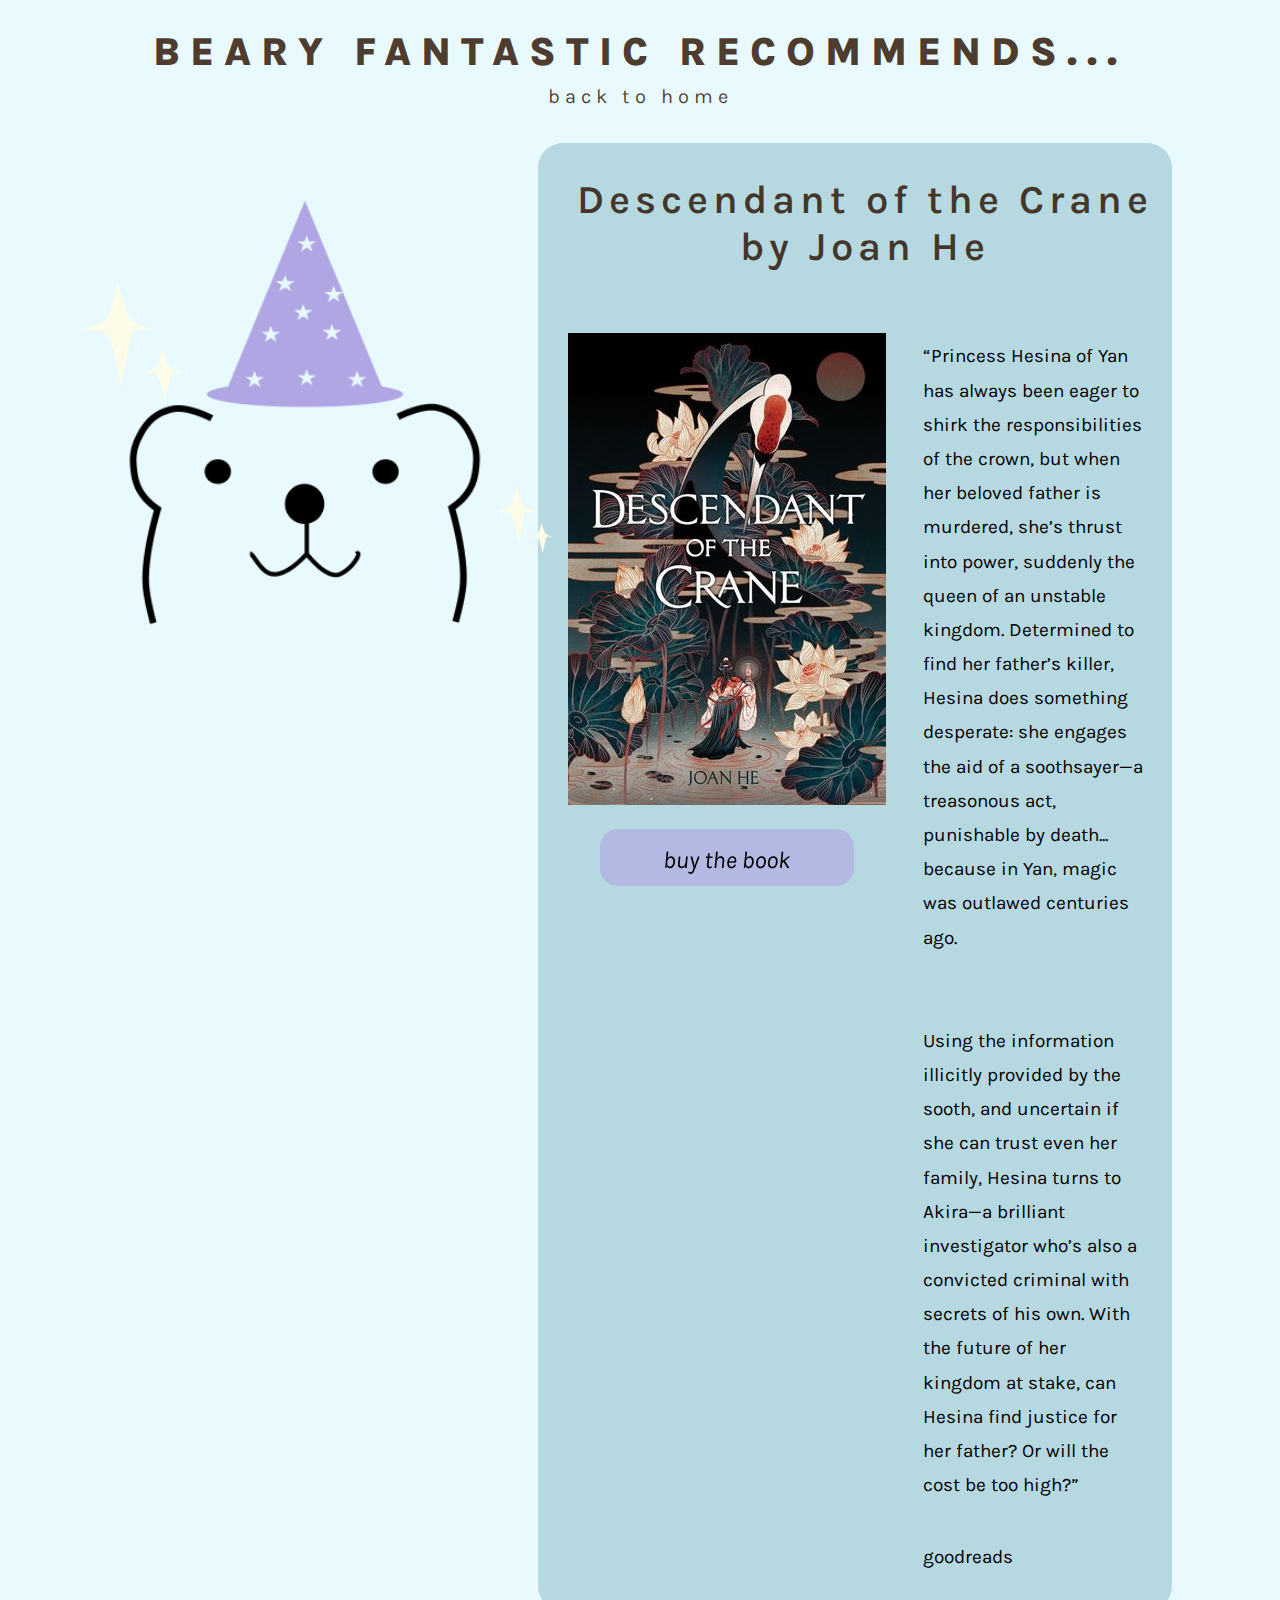
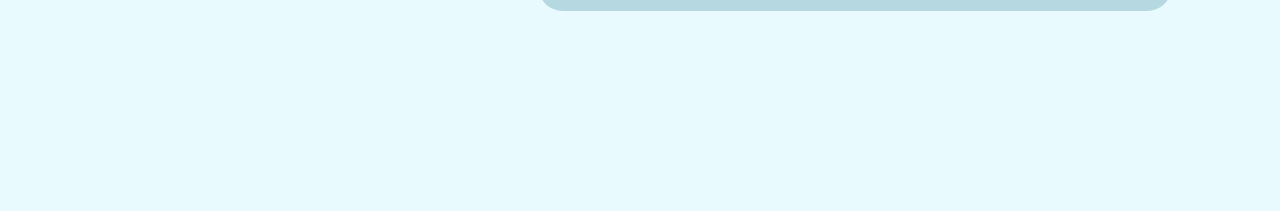
<file: fantasy.html>
<!DOCTYPE html>
<html>

<head>
  <title>Fantasy</title>
  <link rel="stylesheet" type="text/css" href="css/fantasy.css">
  <link href="https://fonts.googleapis.com/css2?family=Karla:wght@400&display=swap" rel="stylesheet"> 
</head>

<body>
  <div id="top-bar">
    <div id="title">Beary Fantastic Recommends...</div>
    <a id="home-button" href="https://variablebooks.github.io/">back to home</a>
</div>

<div id="fantasy-container">
    <div id="fantasy-bear">
        <img  src="img/Fantasy2.png" />
    </div>
    <div id="beary-fantastical">
          <h2>Descendant of the Crane by Joan He</h2>
          <div id="box-content"> 
                  <div id="picture-buy">
                      <img id="it" src="img/descendant.jpg"/>
                      <a href="https://www.indiebound.org/book/9780807515495">
                            <img id="buy-button" src="img/buy fantasy.png">
                       </a>
                  </div>
                  <div id="description">
                    <p id="p1"> “Princess Hesina of Yan has always been eager to shirk the responsibilities of the crown, but when her beloved father is murdered, she’s thrust into power, suddenly the queen of an unstable kingdom. Determined to find her father’s killer, Hesina does something desperate: she engages the aid of a soothsayer—a treasonous act, punishable by death... because in Yan, magic was outlawed centuries ago.
                    </p>
   
                 <p id="p2"> Using the information illicitly provided by the sooth, and uncertain if she can trust even her family, Hesina turns to Akira—a brilliant investigator who’s also a convicted criminal with secrets of his own. 
                            With the future of her kingdom at stake, can Hesina find justice for her father? Or will the cost be too high?”</p>
                   
              <p id="goodreads">goodreads</p>
                </div>
           </div>
    
    
    
    
    </div>
    
  </div>
    
          
     
    </body>
    
    </html>
</file>
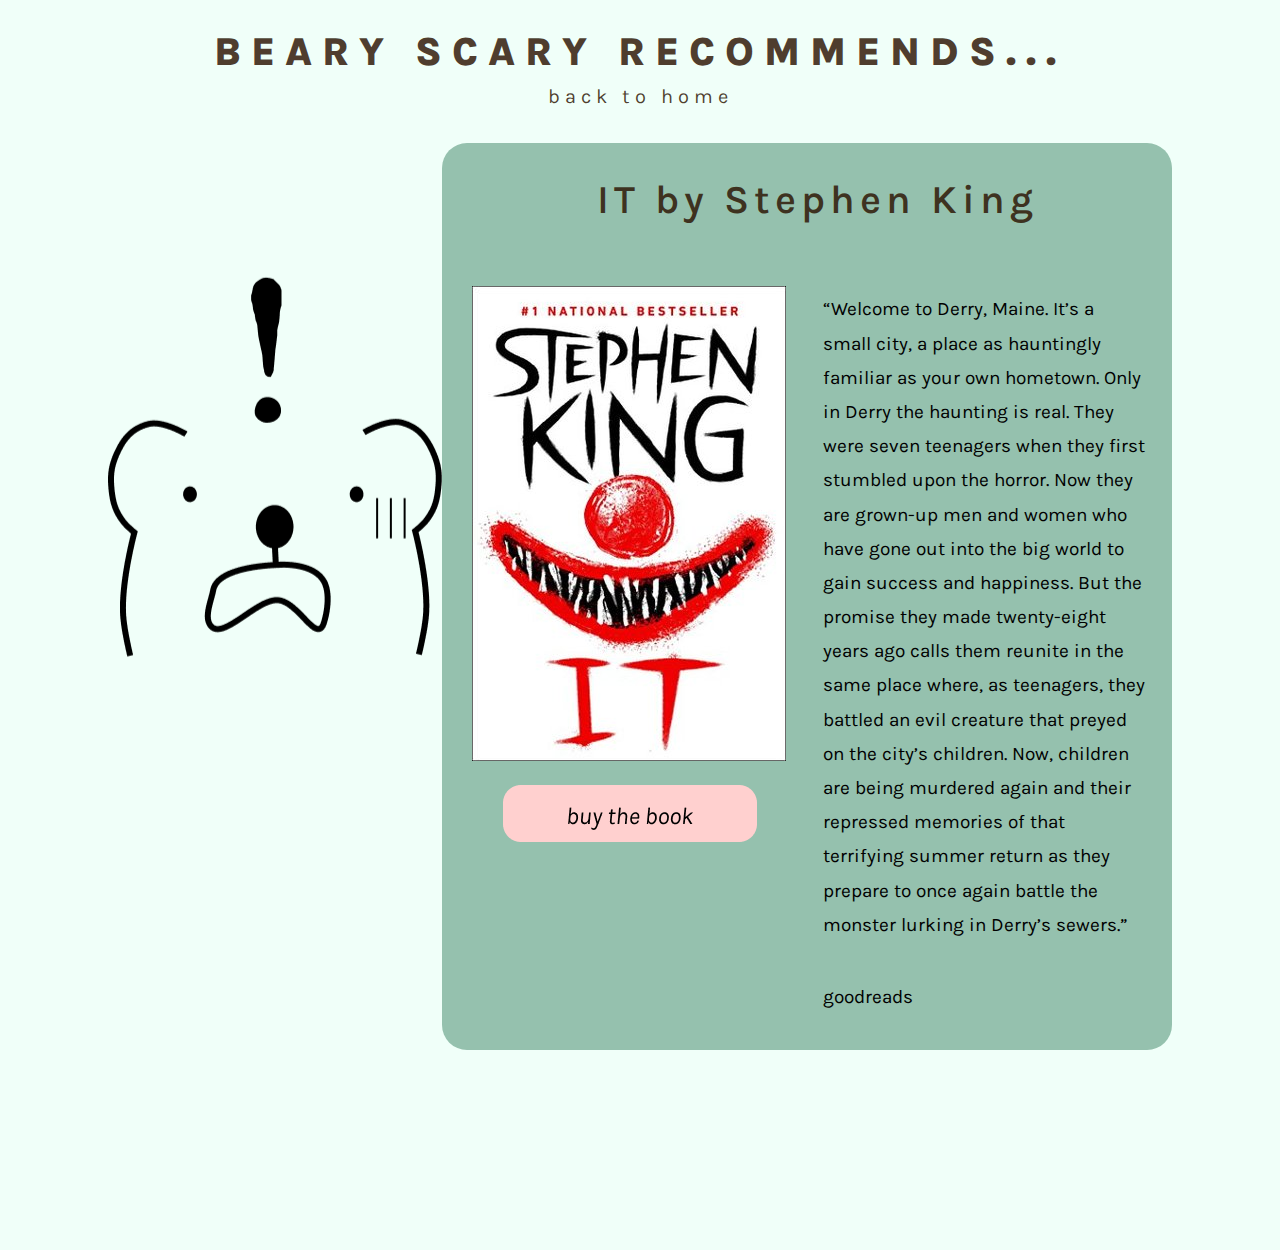
<file: horror.html>
<!DOCTYPE html>
<html>

<head>
  <title>Horror</title>
  <link rel="stylesheet" type="text/css" href="css/horror.css">
  <link rel="preconnect" href="https://fonts.gstatic.com">
  <link href="https://fonts.googleapis.com/css2?family=Karla:wght@400&display=swap" rel="stylesheet"> 
</head>

<body>

  <div id="top-bar">
    <div id="title">Beary Scary Recommends...</div>
    <a id="home-button" href="https://variablebooks.github.io/">back to home</a>
</div>


<div id="horror-container">
    <div id="horror-bear">
        <img  src="img/Horror2.png" />
    </div>
    <div id="beary-scary">

      <h2>IT by Stephen King</h2>
      <div id="box-content"> 
              <div id="picture-buy">
                  <img id="it" src="img/it.jpg"/>
                  <a href="https://www.indiebound.org/book/9781982127794">
                        <img id="buy-button" src="img/buy horror.png" />
                   </a>
              </div>
              <div id="description">
          <p id="p1"> “Welcome to Derry, Maine. It’s a small city, a place as hauntingly familiar as your own hometown. Only in Derry the haunting is real. 
                      They were seven teenagers when they first stumbled upon the horror. 
                      Now they are grown-up men and women who have gone out into the big world to gain success and happiness. 
                      But the promise they made twenty-eight years ago calls them reunite in the same place where, as teenagers, they battled an evil creature that preyed on the city’s children. 
                      Now, children are being murdered again and their repressed memories of that terrifying summer return as they prepare to once again battle the monster lurking in Derry’s sewers.”</p>
            
          <p id="goodreads">goodreads</p>
            </div>
       </div>




</div>

</div>

      
 
</body>

</html>
</file>
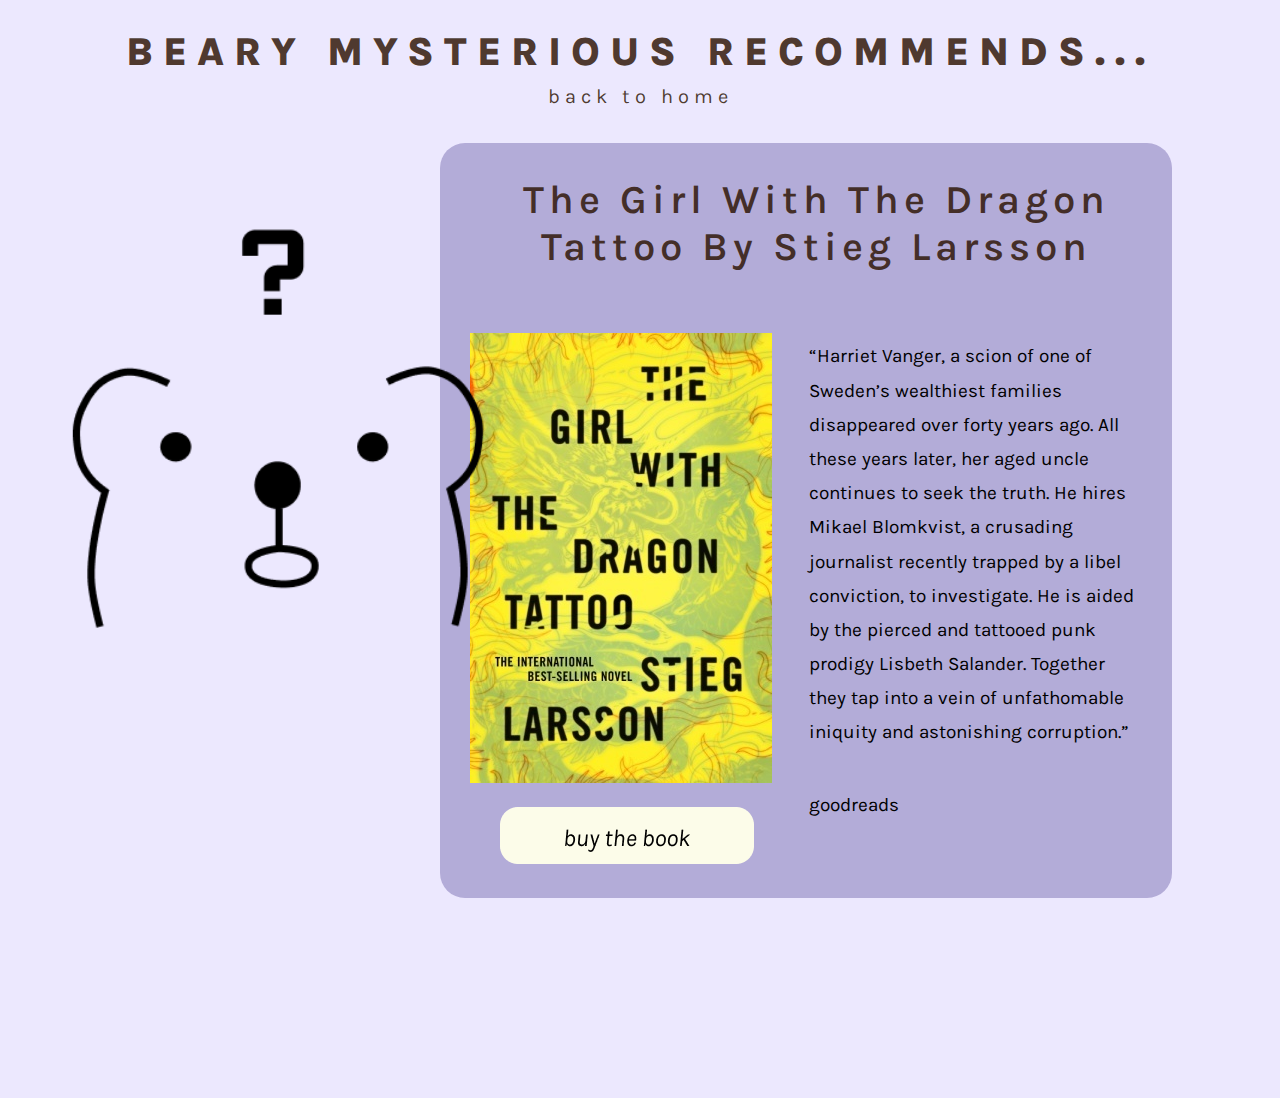
<file: mystery.html>
<!DOCTYPE html>
<html>

<head>
  <title>Mystery</title>
  <link rel="stylesheet" type="text/css" href="css/mystery.css">
  <link href="https://fonts.googleapis.com/css2?family=Karla:wght@400&display=swap" rel="stylesheet"> 
</head>

<body>
  <div id="top-bar">
    <div id="title">Beary Mysterious Recommends...</div>
    <a id="home-button" href="https://variablebooks.github.io/">back to home</a>
</div>

<div id="mystery-container">
    <div id="mystery-bear">
        <img  src="img/Mystery2.png" />
    </div>
    <div id="beary-mysterious">
          <h2>The Girl With The Dragon Tattoo By Stieg Larsson</h2>
          <div id="box-content"> 
                  <div id="picture-buy">
                      <img id="it" src="img/dragon tattoo.jpg"/>
                      <a href="https://www.indiebound.org/book/9780307949486">
                            <img id="buy-button" src="img/buy mystery.png" />
                       </a>
                  </div>
                  <div id="description">
              <p id="p1"> “Harriet Vanger, a scion of one of Sweden’s wealthiest families disappeared over forty years ago. 
                          All these years later, her aged uncle continues to seek the truth. He hires Mikael Blomkvist, a crusading journalist recently trapped by a libel conviction, to investigate. 
                          He is aided by the pierced and tattooed punk prodigy Lisbeth Salander. 
                          Together they tap into a vein of unfathomable iniquity and astonishing corruption.”</p>
                
              <p id="goodreads">goodreads</p>
                </div>
           </div>
    
    
    
    
    </div>
    
  </div>
    
          
     
    </body>
    
    </html>
</file>
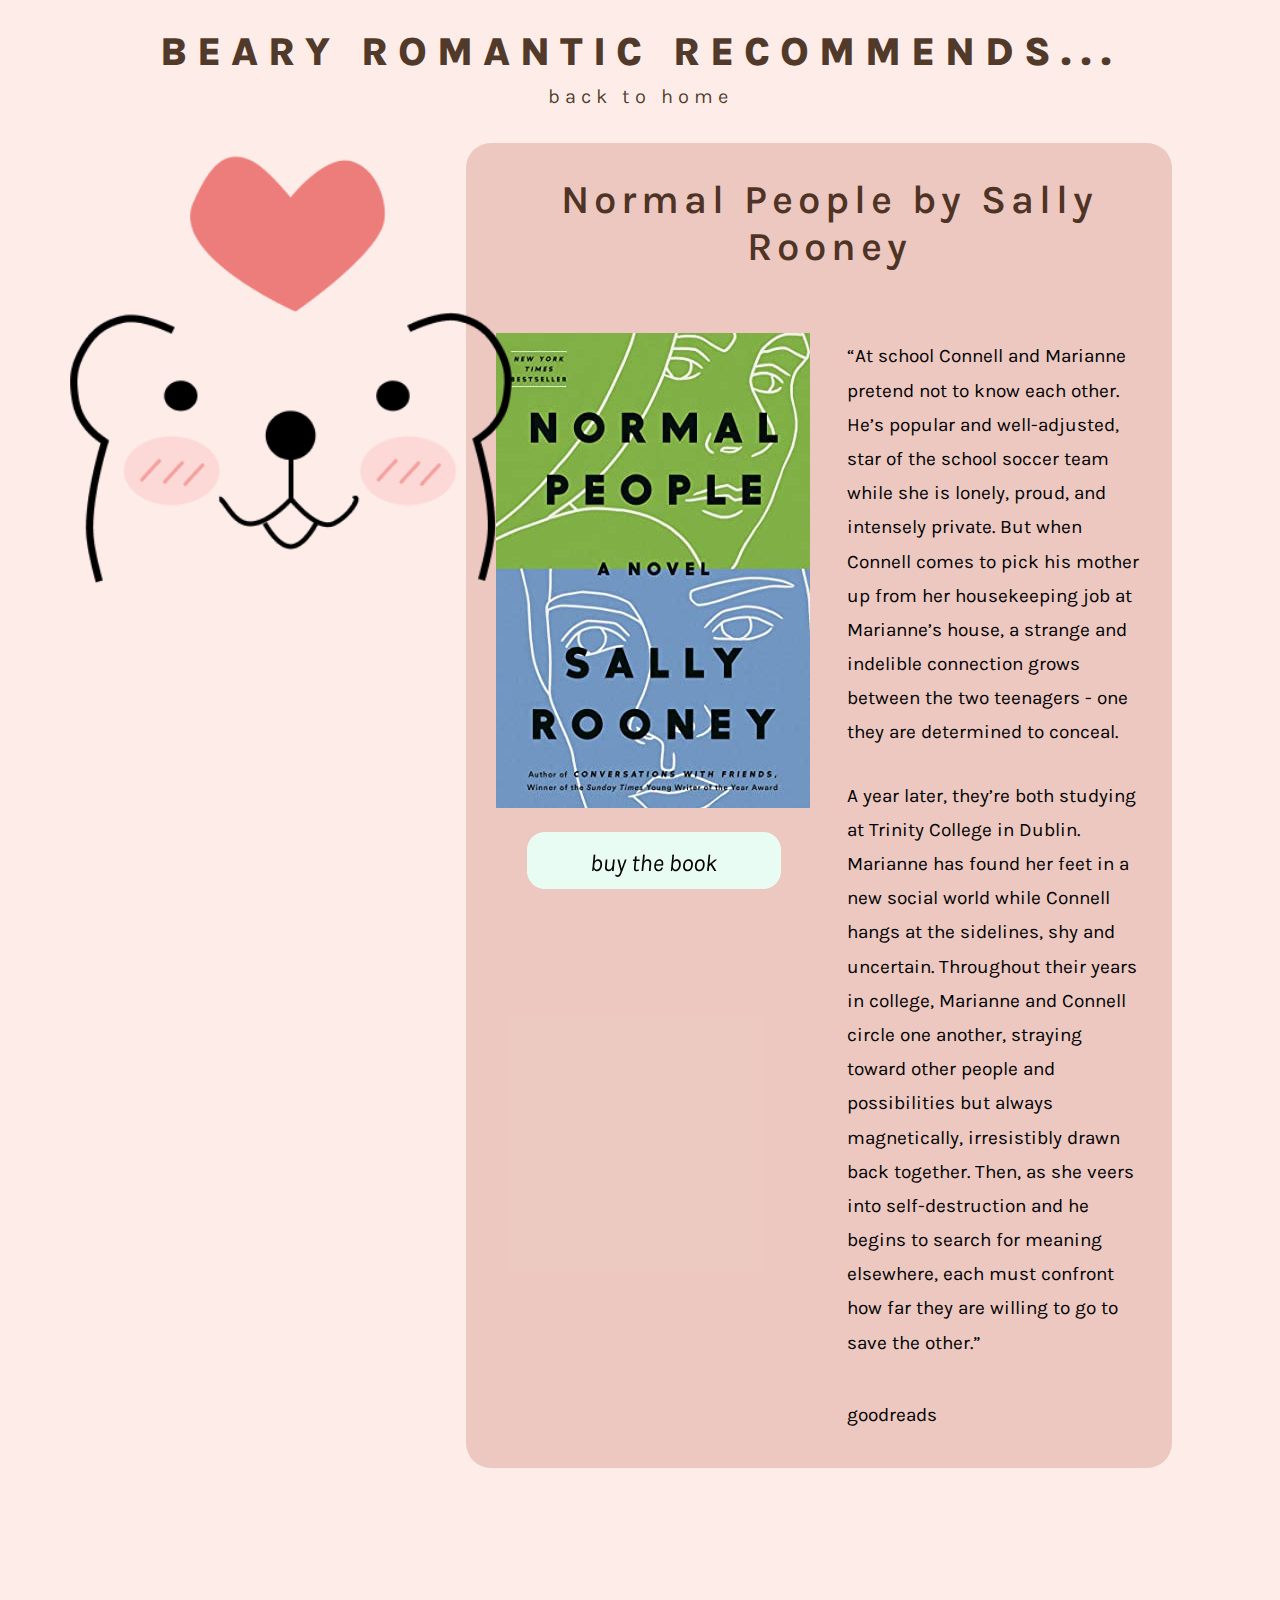
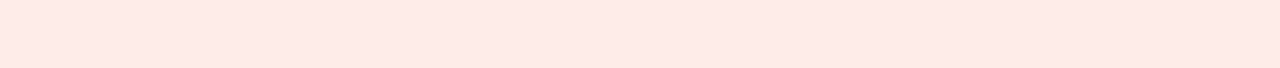
<file: romance.html>
<!DOCTYPE html>
<html>

<head>
  <title>Romance</title>
  <link rel="stylesheet" type="text/css" href="css/romance.css">
  <link rel="preconnect" href="https://fonts.gstatic.com">
  <link href="https://fonts.googleapis.com/css2?family=Karla:wght@400&display=swap" rel="stylesheet">
</head>

<body>
<div id="top-bar">
    <div id="title">Beary Romantic Recommends...</div>
    <a id="home-button" href="https://variablebooks.github.io/">back to home</a>
</div>

<div id="romance-container">
    <div id="romance-bear">
        <img  src="img/Romance2.png"/>
    </div>

    <div id="beary-lovely">
      <h2>Normal People by Sally Rooney</h2>
          <div id="box-content"> 
                  <div id="picture-buy">
                      <img id="normal-people" src="img/normal people.jpg"/>
                      <a href="https://www.indiebound.org/book/9781984822178">
                            <img id="buy-button" src="img/buy romance.png" />
                       </a>
                  </div>
                  <div id="description">
              <p id="p1"> “At school Connell and Marianne pretend not to know each other. He’s popular and well-adjusted, star of the school soccer team while she is lonely, proud, and intensely private. 
                   But when Connell comes to pick his mother up from her housekeeping job at Marianne’s house, a strange and indelible connection grows between the two teenagers - one they are determined to conceal.</p>

              <p id="p2"> A year later, they’re both studying at Trinity College in Dublin. 
                  Marianne has found her feet in a new social world while Connell hangs at the sidelines, shy and uncertain. 
                  Throughout their years in college, Marianne and Connell circle one another, straying toward other people and possibilities but always magnetically, irresistibly drawn back together. 
                  Then, as she veers into self-destruction and he begins to search for meaning elsewhere, each must confront how far they are willing to go to save the other.”</p>
                
              <p id="goodreads">goodreads</p>
                </div>
           </div>




    </div>

</div>

 
</body>

</html>
</file>
<file: css/fantasy.css>
body {
	background: #E8FAFE;
	font-family: 'Karla', sans-serif;
}
#title {
	font-size: 40px;
	text-align: center;
	margin-top: 20px;
	text-transform: uppercase;
	letter-spacing: 10px;
	font-weight: 800;
	color: rgba(43, 17, 0, 0.815);
}

#fantasy-container {
    display: flex;
    flex-direction: row;
	justify-content: space-between;
	margin-right: 100px;
	margin-bottom: 200px;
}	

#top-bar {
	margin-bottom: 25px;
	display:flex;
	flex-direction: column;
}
#home-button {
	text-decoration: none;
	font-size: 20px;
	text-align: center;
	padding-bottom: 10px;
	margin-top: 10px;
	letter-spacing: 5px;
	font-weight: 400;
	color: rgba(43, 17, 0, 0.815);
}

#home-button:hover {
	transform: scale(1.1);
	font-weight: 600;
}

h2 {
	font-size: 40px;
	text-align: center;
	letter-spacing: 5px;
	font-weight: 600;
	padding-left: 20px;
	color: rgba(43, 17, 0, 0.815);
}

#picture-buy{
 display: inline-block;
 margin: 15px;
 padding: 10px;
}

#buy-button {
	padding-top: 20px;
	padding-left: 10%;
}
#beary-fantastical {
    display: inline-block;
    background-color: #2072843f;
    width: 1000px;
	border-radius: 25px;
}

#buy-button:hover {
	transform: scale(1.1);
}

#box-content {
	display: flex;
	flex-direction: row;
	padding: 5px;
}
#description {
	display: flex;
	flex-direction: column;
	padding: 12px;
	margin-right: 10px;
	line-height: 1.8;
	font-size: 19px;
}

#fantasy-bear {
	padding-left: 90px;
	padding-top: 100px;
	margin-right: 10px;
	transform: scale(1.1); 
	margin-top: 20px;

}
#p1 {
	margin-bottom: 50px;
}
</file>
<file: css/horror.css>
body {
	background: #F0FFF9;
	font-family: 'Karla', sans-serif;
}
#title {
	font-size: 40px;
	text-align: center;
	margin-top: 20px;
	text-transform: uppercase;
	letter-spacing: 10px;
	font-weight: 800;
	color: rgba(43, 17, 0, 0.815);
}

#horror-container {
    display: flex;
    flex-direction: row;
	justify-content: space-between;
	margin-right: 100px;
	margin-bottom: 200px;
}	

#top-bar {
	margin-bottom: 25px;
	display:flex;
	flex-direction: column;
}
#home-button {
	text-decoration: none;
	font-size: 20px;
	text-align: center;
	padding-bottom: 10px;
	margin-top: 10px;
	letter-spacing: 5px;
	font-weight: 400;
	color: rgba(43, 17, 0, 0.815);
}

#home-button:hover {
	transform: scale(1.1);
	font-weight: 600;
}

h2 {
	font-size: 40px;
	text-align: center;
	letter-spacing: 5px;
	font-weight: 600;
	padding-left: 20px;
	color: rgba(43, 17, 0, 0.815);
}

#picture-buy{
 display: inline-block;
 margin: 15px;
 padding: 10px;
}

#buy-button {
	padding-top: 20px;
	padding-left: 10%;
}
#beary-scary {
    display: inline-block;
    background-color: #14684569;
    width: 1000px;
	border-radius: 25px;
}

#buy-button:hover {
	transform: scale(1.1);
}

#box-content {
	display: flex;
	flex-direction: row;
	padding: 5px;
}
#description {
	display: flex;
	flex-direction: column;
	padding: 12px;
	margin-right: 10px;
	line-height: 1.8;
	font-size: 19px;
}

#horror-bear {
	padding-left: 100px;
	transform: translateY(10%);


}
</file>
<file: css/mystery.css>
body {
	background: #ECE8FE;
	font-family: 'Karla', sans-serif;
}
#title {
	font-size: 40px;
	text-align: center;
	margin-top: 20px;
	text-transform: uppercase;
	letter-spacing: 10px;
	font-weight: 800;
	color: rgba(43, 17, 0, 0.815);
}

#mystery-container {
    display: flex;
    flex-direction: row;
	justify-content: space-between;
	margin-right: 100px;
	margin-bottom: 200px;
}	

#top-bar {
	margin-bottom: 25px;
	display:flex;
	flex-direction: column;
}
#home-button {
	text-decoration: none;
	font-size: 20px;
	text-align: center;
	padding-bottom: 10px;
	margin-top: 10px;
	letter-spacing: 5px;
	font-weight: 400;
	color: rgba(43, 17, 0, 0.815);
}

#home-button:hover {
	transform: scale(1.1);
	font-weight: 600;
}

h2 {
	font-size: 40px;
	text-align: center;
	letter-spacing: 5px;
	font-weight: 600;
	padding-left: 20px;
	color: rgba(43, 17, 0, 0.815);
}

#picture-buy{
 display: inline-block;
 margin: 15px;
 padding: 10px;
}

#buy-button {
	padding-top: 20px;
	padding-left: 10%;
}
#beary-mysterious {
    display: inline-block;
    background-color: #2d1b7d4b;
    width: 1000px;
	border-radius: 25px;
}

#buy-button:hover {
	transform: scale(1.1);
}

#box-content {
	display: flex;
	flex-direction: row;
	padding: 5px;
}
#description {
	display: flex;
	flex-direction: column;
	padding: 12px;
	margin-right: 10px;
	line-height: 1.8;
	font-size: 19px;
}

#mystery-bear {
	padding-left: 90px;
	padding-top: 100px;
	transform: scale(1.2); 


}
</file>
<file: css/romance.css>
body {
	background: #FEECE8;
	font-family: 'Karla', sans-serif;
}
	
#title {
	font-size: 40px;
	text-align: center;
	margin-top: 20px;
	text-transform: uppercase;
	letter-spacing: 10px;
	font-weight: 800;
	color: rgba(43, 17, 0, 0.815);
}
#top-bar {
	margin-bottom: 25px;
	display:flex;
	flex-direction: column;
}
#home-button {
	text-decoration: none;
	font-size: 20px;
	text-align: center;
	padding-bottom: 10px;
	margin-top: 10px;
	letter-spacing: 5px;
	font-weight: 400;
	color: rgba(43, 17, 0, 0.815);
}

#home-button:hover {
	transform: scale(1.1);
	font-weight: 600;
}

h2 {
	font-size: 40px;
	text-align: center;
	letter-spacing: 5px;
	font-weight: 600;
	padding-left: 20px;
	color: rgba(43, 17, 0, 0.815);
}

#romance-container {
    display: flex;
    flex-direction: row;
	justify-content: space-between;
	margin-right: 100px;
	margin-bottom: 200px;
}
#picture-buy{
 display: inline-block;
 margin: 15px;
 padding: 10px;
}

#buy-button {
	padding-top: 20px;
	padding-left: 10%;
}
#beary-lovely {
    display: inline-block;
    background-color: #af503b3a;
    width: 1000px;
	border-radius: 25px;
}

#buy-button:hover {
	transform: scale(1.1);
}

#box-content {
	display: flex;
	flex-direction: row;
	padding: 5px;
}
#description {
	display: flex;
	flex-direction: column;
	padding: 12px;
	margin-right: 10px;
	line-height: 1.8;
	font-size: 19px;
}

#romance-bear {
	padding-left: 90px;
	padding-top: 100px;
	transform: scale(1.2); 
	margin-top: 20px;

}


#p1 {
	margin-bottom: 10px;
}
</file>
